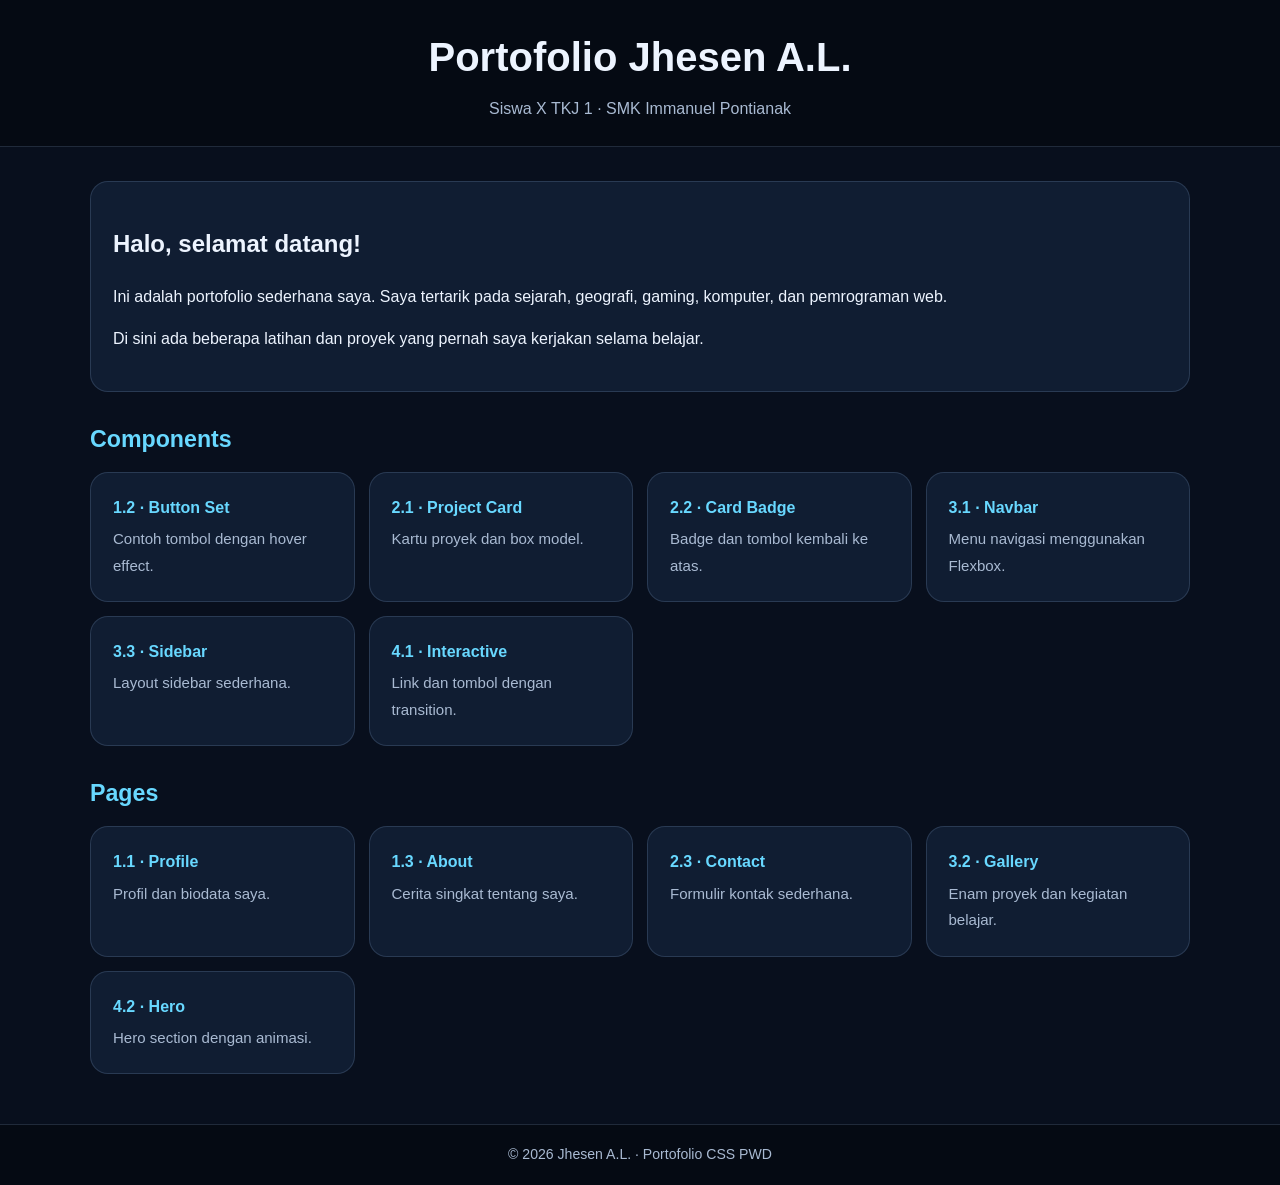
<file: index.html>
<!DOCTYPE html>
<html lang="id">
<head>
  <meta charset="UTF-8">
  <meta name="viewport" content="width=device-width, initial-scale=1.0">
  <title>Portofolio Jhesen A.L.</title>
  <link rel="stylesheet" href="styles/index.css">
</head>
<body>
  <header class="site-header">
    <h1>Portofolio Jhesen A.L.</h1>
    <p>Siswa X TKJ 1 · SMK Immanuel Pontianak</p>
  </header>
  <main>
    <section class="intro">
      <h2>Halo, selamat datang!</h2>
      <p>Ini adalah portofolio sederhana saya. Saya tertarik pada sejarah, geografi, gaming, komputer, dan pemrograman web.</p>
      <p>Di sini ada beberapa latihan dan proyek yang pernah saya kerjakan selama belajar.</p>
    </section>
    <section id="components" class="section">
      <h2>Components</h2>
      <div class="link-grid">
        <a class="link-card" href="components/button-set.html"><strong>1.2 · Button Set</strong><span>Contoh tombol dengan hover effect.</span></a>
        <a class="link-card" href="components/card.html"><strong>2.1 · Project Card</strong><span>Kartu proyek dan box model.</span></a>
        <a class="link-card" href="components/card-badge.html"><strong>2.2 · Card Badge</strong><span>Badge dan tombol kembali ke atas.</span></a>
        <a class="link-card" href="components/navbar.html"><strong>3.1 · Navbar</strong><span>Menu navigasi menggunakan Flexbox.</span></a>
        <a class="link-card" href="components/sidebar.html"><strong>3.3 · Sidebar</strong><span>Layout sidebar sederhana.</span></a>
        <a class="link-card" href="components/interactive.html"><strong>4.1 · Interactive</strong><span>Link dan tombol dengan transition.</span></a>
      </div>
    </section>
    <section id="pages" class="section">
      <h2>Pages</h2>
      <div class="link-grid">
        <a class="link-card" href="pages/profile.html"><strong>1.1 · Profile</strong><span>Profil dan biodata saya.</span></a>
        <a class="link-card" href="pages/about.html"><strong>1.3 · About</strong><span>Cerita singkat tentang saya.</span></a>
        <a class="link-card" href="pages/contact.html"><strong>2.3 · Contact</strong><span>Formulir kontak sederhana.</span></a>
        <a class="link-card" href="pages/gallery.html"><strong>3.2 · Gallery</strong><span>Enam proyek dan kegiatan belajar.</span></a>
        <a class="link-card" href="pages/hero.html"><strong>4.2 · Hero</strong><span>Hero section dengan animasi.</span></a>
      </div>
    </section>
  </main>
  <footer>© 2026 Jhesen A.L. · Portofolio CSS PWD</footer>
</body>
</html>
</file>
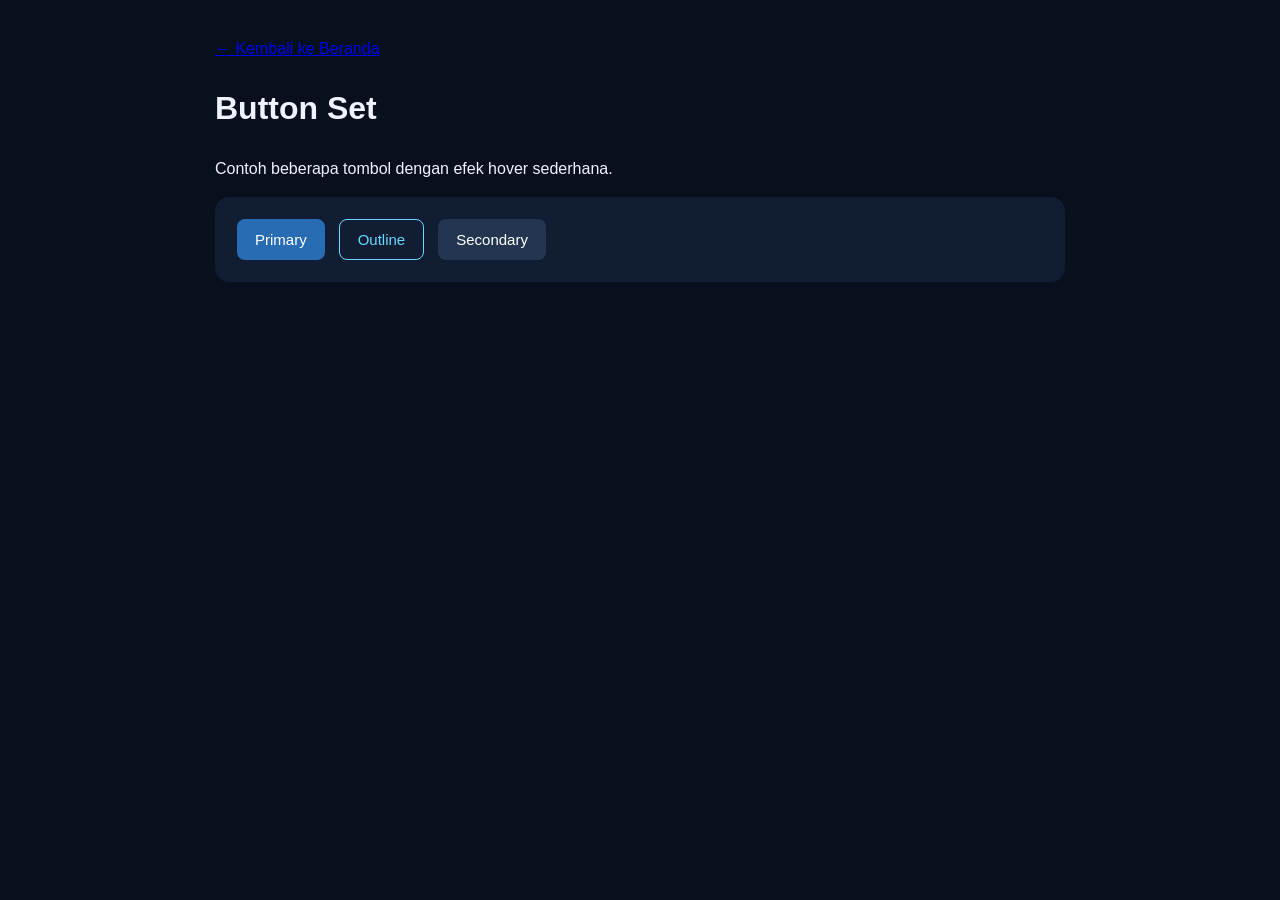
<file: components/button-set.html>
<!DOCTYPE html>
<html lang="id"><head><meta charset="UTF-8"><meta name="viewport" content="width=device-width, initial-scale=1.0"><title>Button Set</title>
<style>
body{font-family:Arial,sans-serif;background:#080f1d;color:#edf4ff;padding:28px;line-height:1.6}
main{max-width:850px;margin:auto}.group{display:flex;flex-wrap:wrap;gap:14px;padding:22px;background:#101d32;border-radius:14px}
.btn{padding:11px 18px;border:0;border-radius:8px;background:#286cb3;color:white;cursor:pointer;font-size:15px;transition:background .2s,transform .2s}
.btn:hover{background:#68d8ff;color:#06101e;transform:translateY(-3px)}
.btn-outline{background:transparent;border:1px solid #68d8ff;color:#68d8ff}
.btn-dark{background:#24364f}
</style></head><body><main>
<a href="../index.html">← Kembali ke Beranda</a><h1>Button Set</h1><p>Contoh beberapa tombol dengan efek hover sederhana.</p>
<div class="group"><button class="btn">Primary</button><button class="btn btn-outline">Outline</button><button class="btn btn-dark">Secondary</button></div>
</main></body></html>
</file>
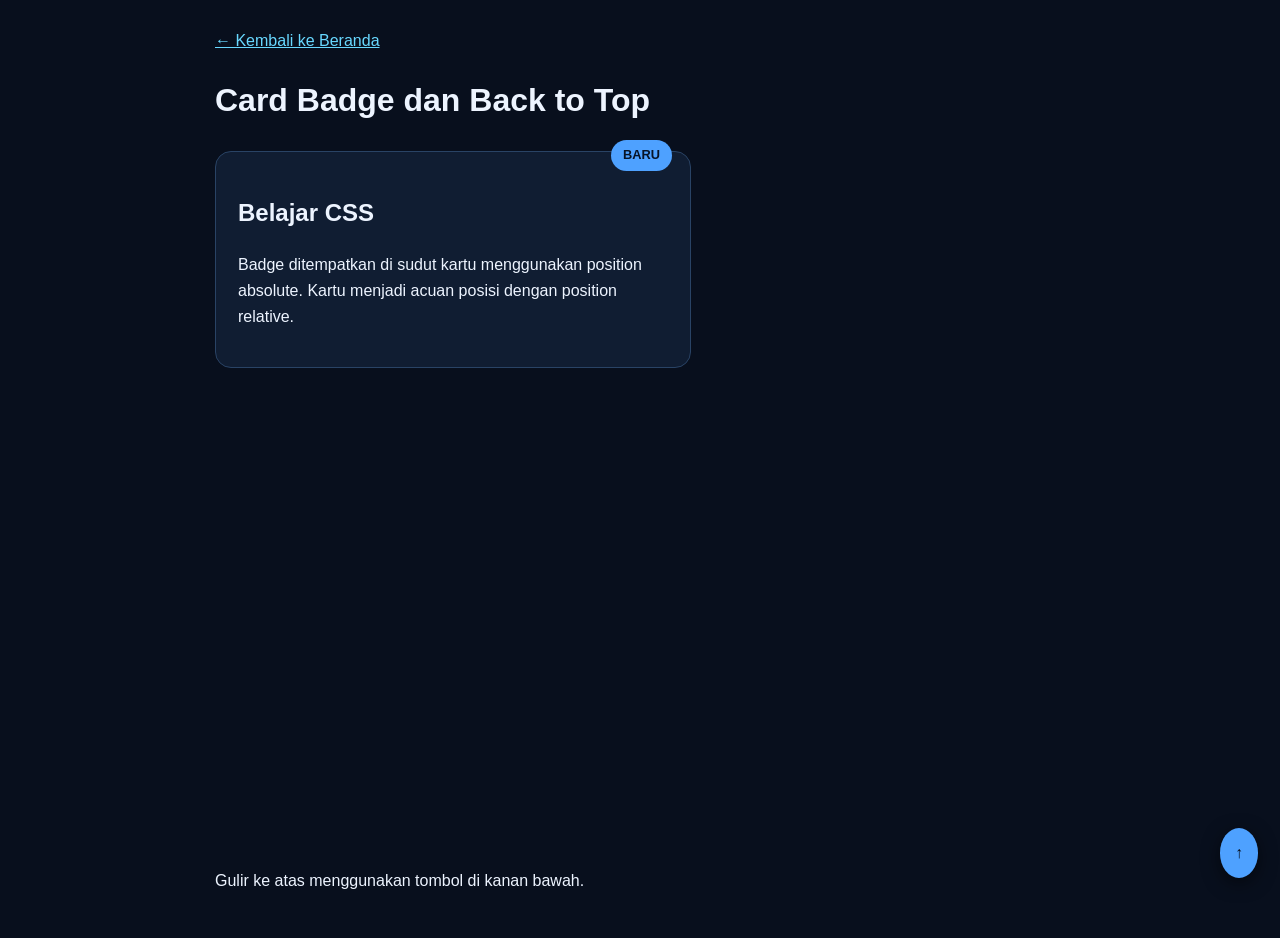
<file: components/card-badge.html>
<!DOCTYPE html>
<html lang="id"><head><meta charset="UTF-8"><meta name="viewport" content="width=device-width, initial-scale=1.0"><title>Card Badge</title><style>
body{margin:0;padding:28px;font-family:Arial,sans-serif;background:#080f1d;color:#edf4ff;line-height:1.6}main{max-width:850px;margin:auto}a{color:#68d8ff}
.demo-card{position:relative;max-width:430px;padding:22px;background:#101d32;border:1px solid #294365;border-radius:16px;margin:25px 0}
.badge{position:absolute;top:-12px;right:18px;background:#4ea1ff;color:#071326;padding:5px 12px;border-radius:20px;font-size:.8rem;font-weight:bold}
.top-button{position:fixed;right:22px;bottom:22px;background:#4ea1ff;color:#06101e;text-decoration:none;padding:12px 15px;border-radius:50%;font-weight:bold;box-shadow:0 5px 18px #0008}
</style></head><body id="top"><main><a href="../index.html">← Kembali ke Beranda</a><h1>Card Badge dan Back to Top</h1>
<article class="demo-card"><span class="badge">BARU</span><h2>Belajar CSS</h2><p>Badge ditempatkan di sudut kartu menggunakan position absolute. Kartu menjadi acuan posisi dengan position relative.</p></article>
<p style="margin-top:500px">Gulir ke atas menggunakan tombol di kanan bawah.</p>
</main><a class="top-button" href="#top" aria-label="Kembali ke atas">↑</a></body></html>
</file>
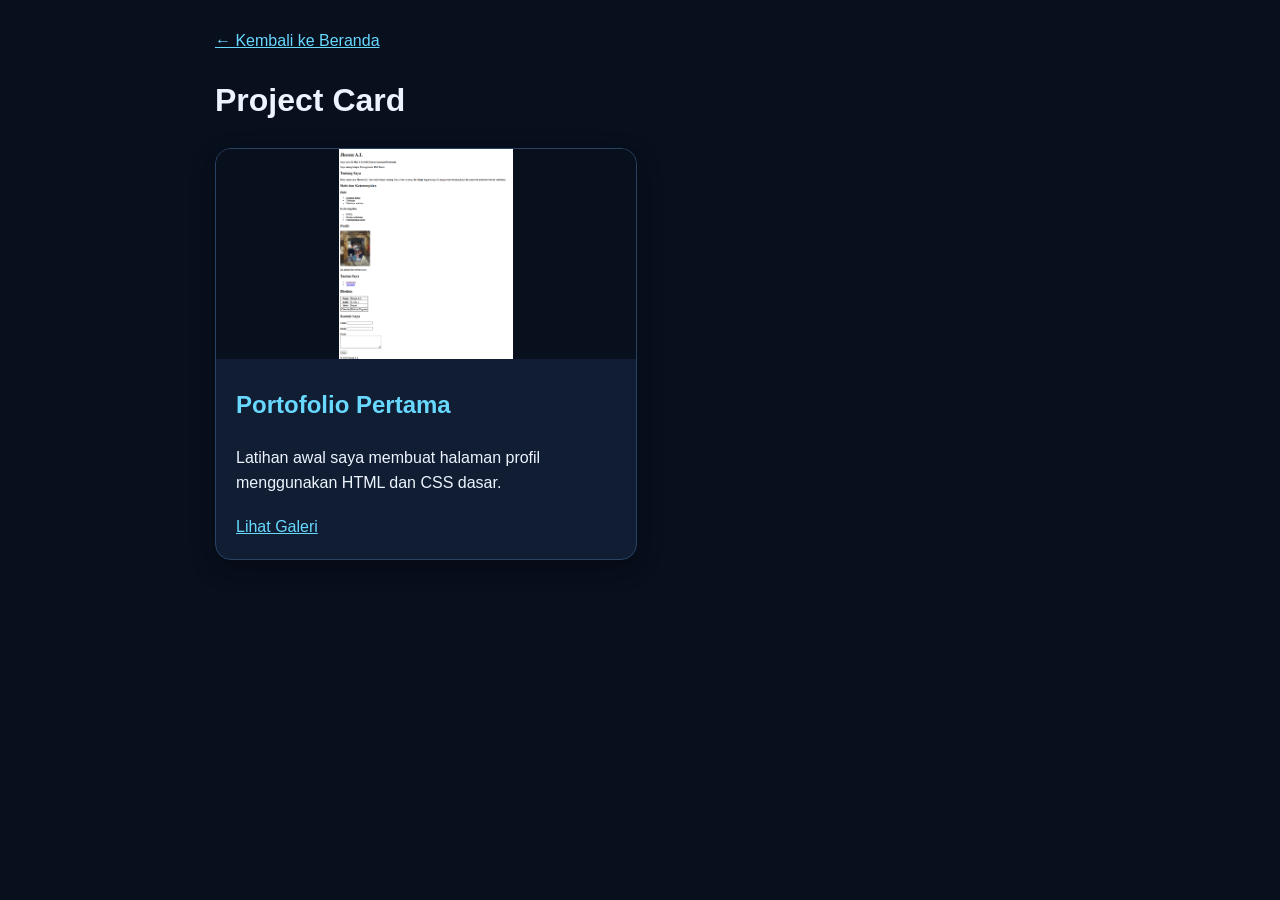
<file: components/card.html>
<!DOCTYPE html>
<html lang="id"><head><meta charset="UTF-8"><meta name="viewport" content="width=device-width, initial-scale=1.0"><title>Project Card</title><style>
body{margin:0;padding:28px;font-family:Arial,sans-serif;background:#080f1d;color:#edf4ff;line-height:1.6}main{max-width:850px;margin:auto}a{color:#68d8ff}
.card{max-width:420px;background:#101d32;border:1px solid #294365;border-radius:16px;overflow:hidden;margin:20px 0;box-shadow:0 8px 24px #0005}
.card img{width:100%;height:210px;object-fit:contain;background:#080f1d}
.card-content{padding:20px}.card h2{margin-top:0;color:#68d8ff}.card p{margin-bottom:18px}
</style></head><body><main><a href="../index.html">← Kembali ke Beranda</a><h1>Project Card</h1>
<article class="card"><img src="../assets/images/project-03-first-portfolio.png" alt="Tampilan portofolio pertama Jhesen"><div class="card-content"><h2>Portofolio Pertama</h2><p>Latihan awal saya membuat halaman profil menggunakan HTML dan CSS dasar.</p><a class="btn" href="../pages/gallery.html">Lihat Galeri</a></div></article>
</main></body></html>
</file>
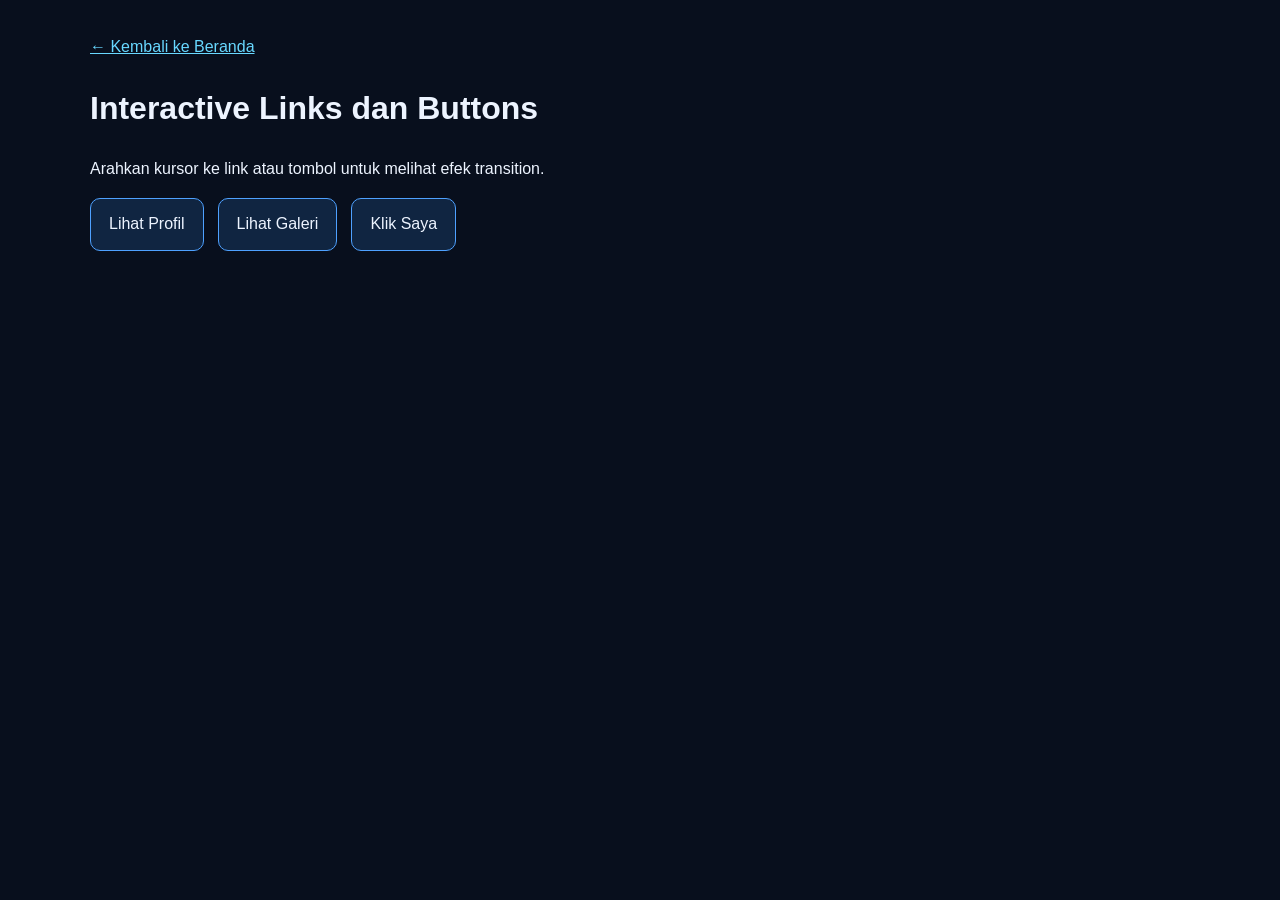
<file: components/interactive.html>
<!DOCTYPE html>
<html lang="id"><head><meta charset="UTF-8"><meta name="viewport" content="width=device-width, initial-scale=1.0"><title>Interactive Elements</title><link rel="stylesheet" href="../styles/index.css"><link rel="stylesheet" href="../styles/interactive.css"></head><body><main>
<a href="../index.html">← Kembali ke Beranda</a><h1>Interactive Links dan Buttons</h1><p>Arahkan kursor ke link atau tombol untuk melihat efek transition.</p>
<div class="demo-links"><a href="../pages/profile.html">Lihat Profil</a><a href="../pages/gallery.html">Lihat Galeri</a><button type="button" onclick="alert('Terima kasih sudah mengunjungi portofolio saya!')">Klik Saya</button></div>
</main></body></html>
</file>
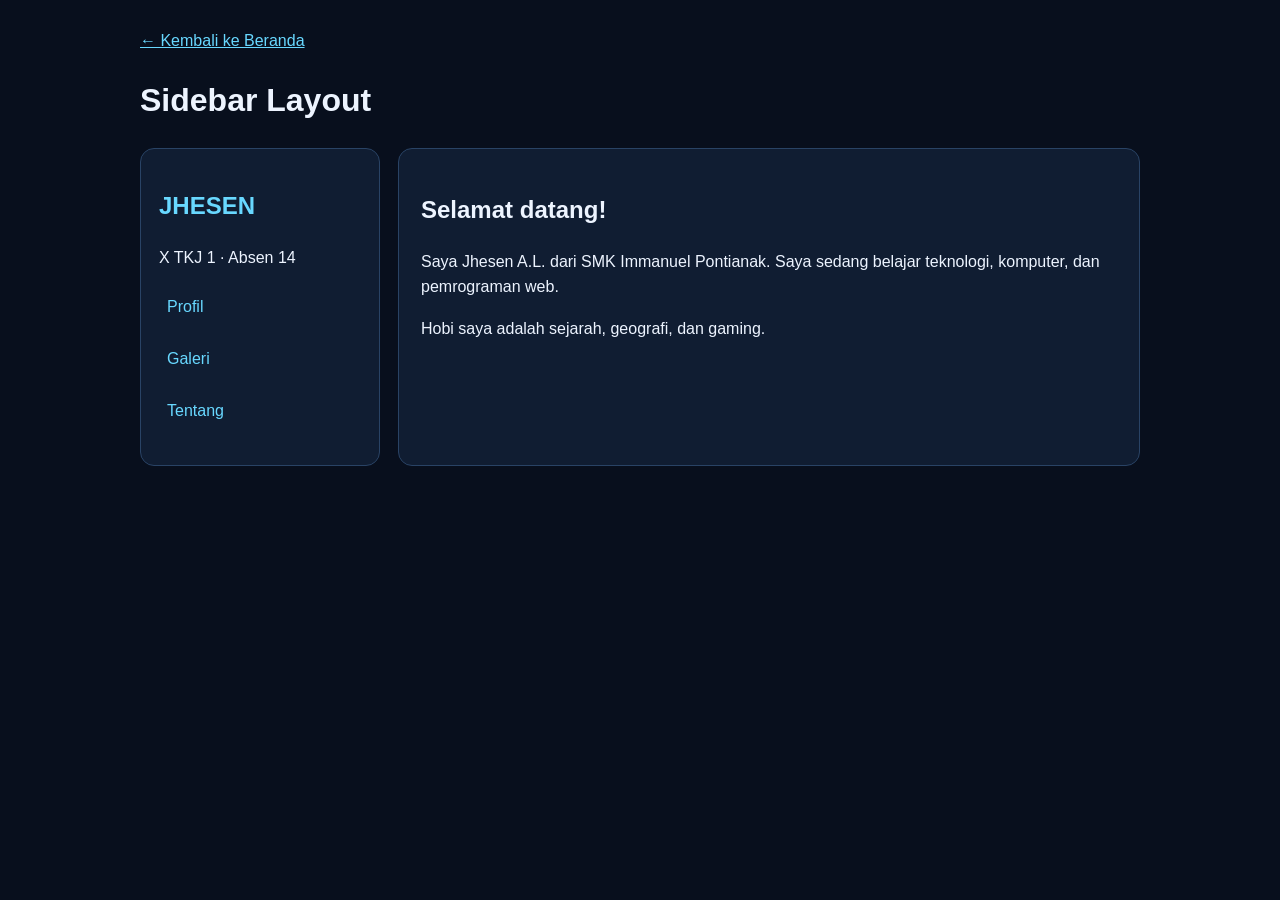
<file: components/sidebar.html>
<!DOCTYPE html>
<html lang="id"><head><meta charset="UTF-8"><meta name="viewport" content="width=device-width, initial-scale=1.0"><title>Sidebar</title><style>
body{margin:0;padding:28px;font-family:Arial,sans-serif;background:#080f1d;color:#edf4ff;line-height:1.6}main{max-width:1000px;margin:auto}a{color:#68d8ff}
.layout{display:grid;grid-template-columns:240px 1fr;gap:18px}.sidebar{background:#101d32;border:1px solid #294365;border-radius:14px;padding:18px}.sidebar h2{color:#68d8ff}.sidebar ul{list-style:none;padding:0}.sidebar li{margin:10px 0}.sidebar a{display:block;padding:8px;border-radius:8px;text-decoration:none}.sidebar a:hover{background:#1a3558}.content{background:#101d32;border:1px solid #294365;border-radius:14px;padding:22px}
@media(max-width:650px){.layout{grid-template-columns:1fr}}
</style></head><body><main><a href="../index.html">← Kembali ke Beranda</a><h1>Sidebar Layout</h1>
<div class="layout"><aside class="sidebar"><h2>JHESEN</h2><p>X TKJ 1 · Absen 14</p><ul><li><a href="../pages/profile.html">Profil</a></li><li><a href="../pages/gallery.html">Galeri</a></li><li><a href="../pages/about.html">Tentang</a></li></ul></aside>
<section class="content"><h2>Selamat datang!</h2><p>Saya Jhesen A.L. dari SMK Immanuel Pontianak. Saya sedang belajar teknologi, komputer, dan pemrograman web.</p><p>Hobi saya adalah sejarah, geografi, dan gaming.</p></section></div>
</main></body></html>
</file>
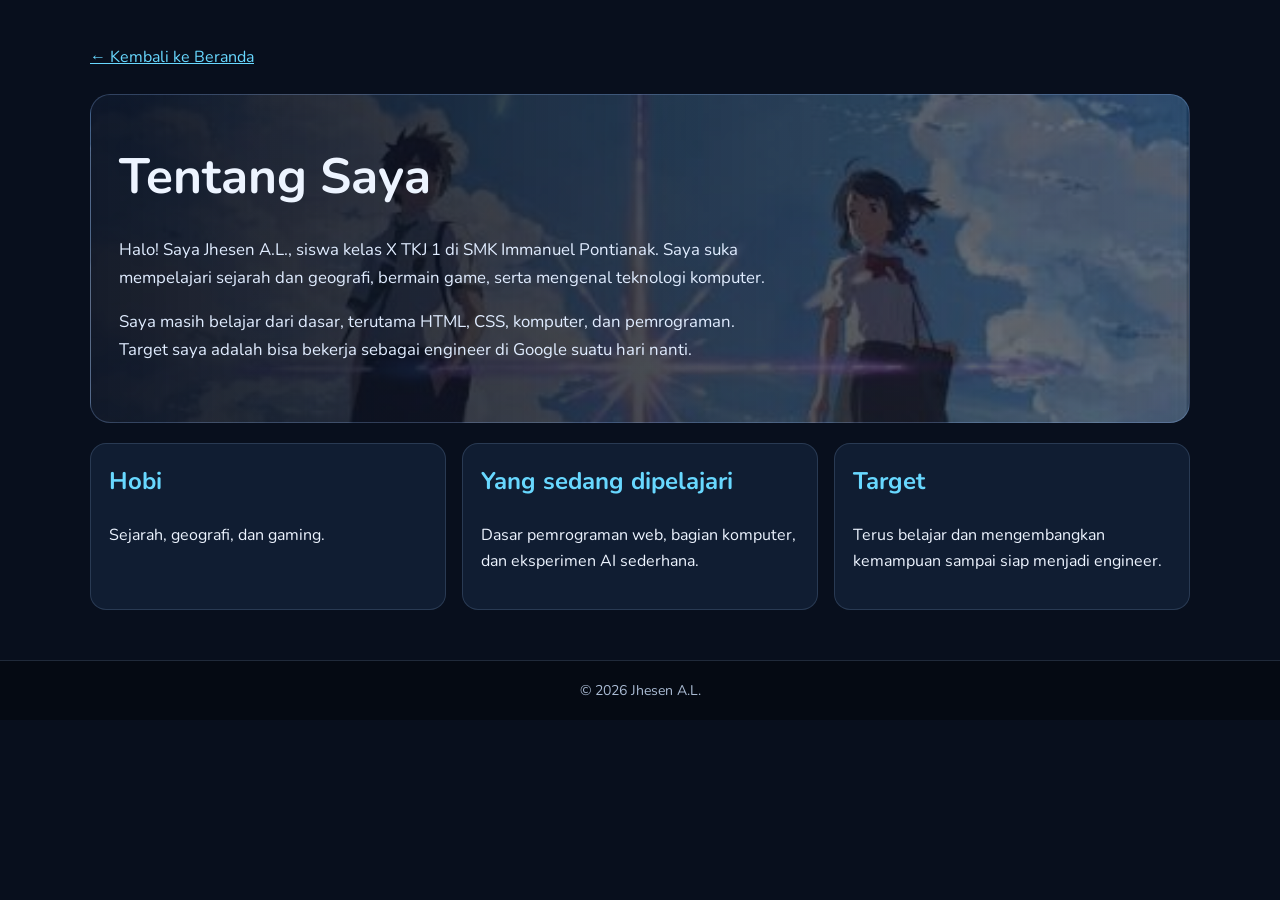
<file: pages/about.html>
<!DOCTYPE html>
<html lang="id">
<head><meta charset="UTF-8"><meta name="viewport" content="width=device-width, initial-scale=1.0"><title>About - Jhesen</title><link rel="stylesheet" href="../styles/index.css"><link rel="stylesheet" href="../styles/about.css"></head>
<body><main>
<a class="back-home" href="../index.html">← Kembali ke Beranda</a>
<section class="about-hero"><div class="content">
<h1>Tentang Saya</h1>
<p>Halo! Saya Jhesen A.L., siswa kelas X TKJ 1 di SMK Immanuel Pontianak. Saya suka mempelajari sejarah dan geografi, bermain game, serta mengenal teknologi komputer.</p>
<p>Saya masih belajar dari dasar, terutama HTML, CSS, komputer, dan pemrograman. Target saya adalah bisa bekerja sebagai engineer di Google suatu hari nanti.</p>
</div></section>
<section class="about-details">
<article><h2>Hobi</h2><p>Sejarah, geografi, dan gaming.</p></article>
<article><h2>Yang sedang dipelajari</h2><p>Dasar pemrograman web, bagian komputer, dan eksperimen AI sederhana.</p></article>
<article><h2>Target</h2><p>Terus belajar dan mengembangkan kemampuan sampai siap menjadi engineer.</p></article>
</section>
</main><footer>© 2026 Jhesen A.L.</footer></body></html>
</file>
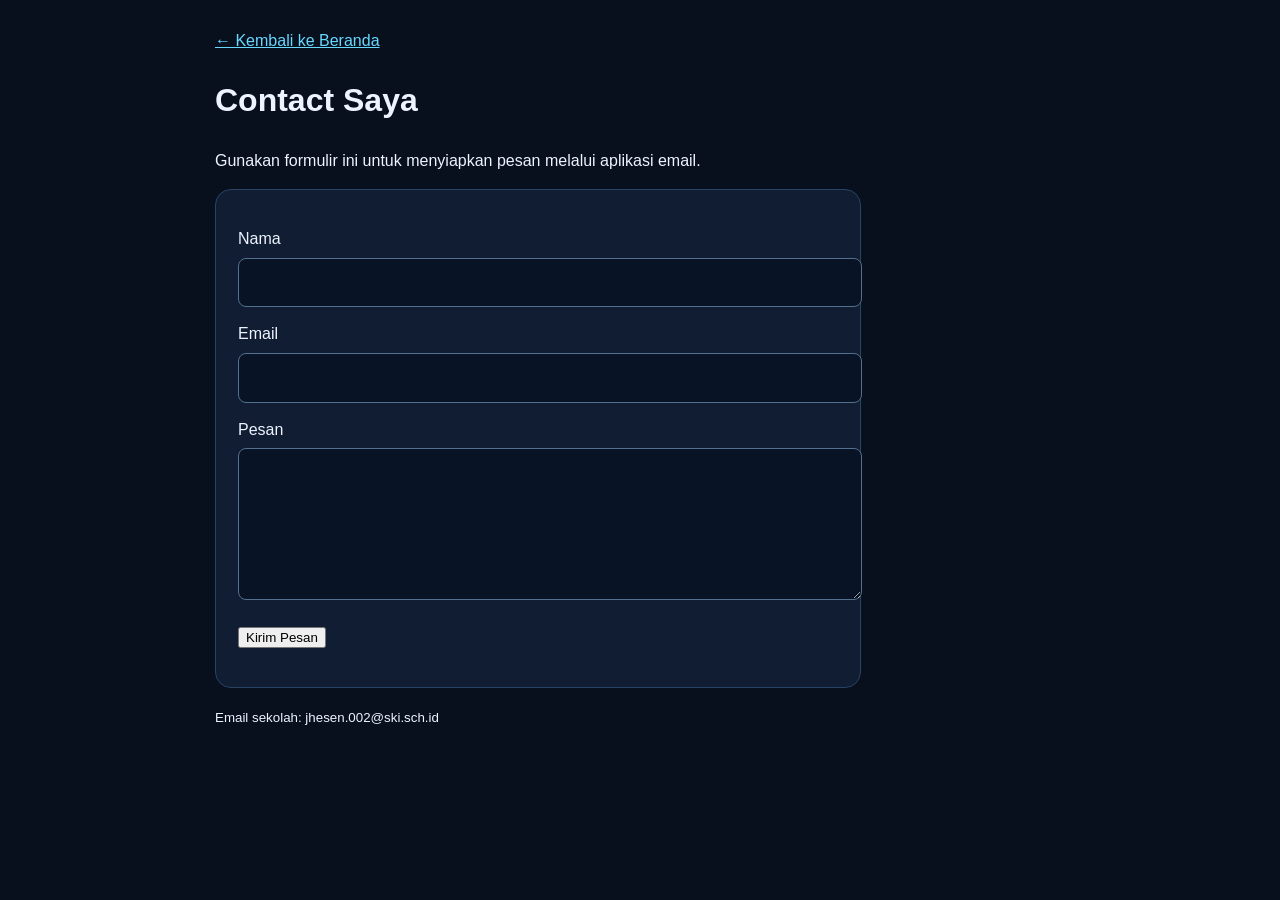
<file: pages/contact.html>
<!DOCTYPE html>
<html lang="id"><head><meta charset="UTF-8"><meta name="viewport" content="width=device-width, initial-scale=1.0"><title>Contact</title><style>
body{margin:0;padding:28px;font-family:Arial,sans-serif;background:#080f1d;color:#edf4ff;line-height:1.6}main{max-width:850px;margin:auto}a{color:#68d8ff}
.contact-form{max-width:600px;background:#101d32;padding:22px;border:1px solid #294365;border-radius:16px}
.contact-form label{display:block;margin:14px 0 6px}.contact-form input,.contact-form textarea{width:100%;padding:11px;border-radius:8px;border:1px solid #54708f;background:#081426;color:#fff;font:inherit}
.contact-form input:focus,.contact-form textarea:focus{outline:2px solid #4ea1ff;border-color:#68d8ff}
</style></head><body><main><a href="../index.html">← Kembali ke Beranda</a><h1>Contact Saya</h1><p>Gunakan formulir ini untuk menyiapkan pesan melalui aplikasi email.</p>
<form class="contact-form" action="mailto:jhesen.002@ski.sch.id" method="post" enctype="text/plain">
<label for="nama">Nama</label><input id="nama" name="Nama" type="text" required>
<label for="email">Email</label><input id="email" name="Email" type="email" required>
<label for="pesan">Pesan</label><textarea id="pesan" name="Pesan" rows="5" required></textarea>
<p><button class="btn" type="submit">Kirim Pesan</button></p>
</form><p><small>Email sekolah: jhesen.002@ski.sch.id</small></p></main></body></html>
</file>
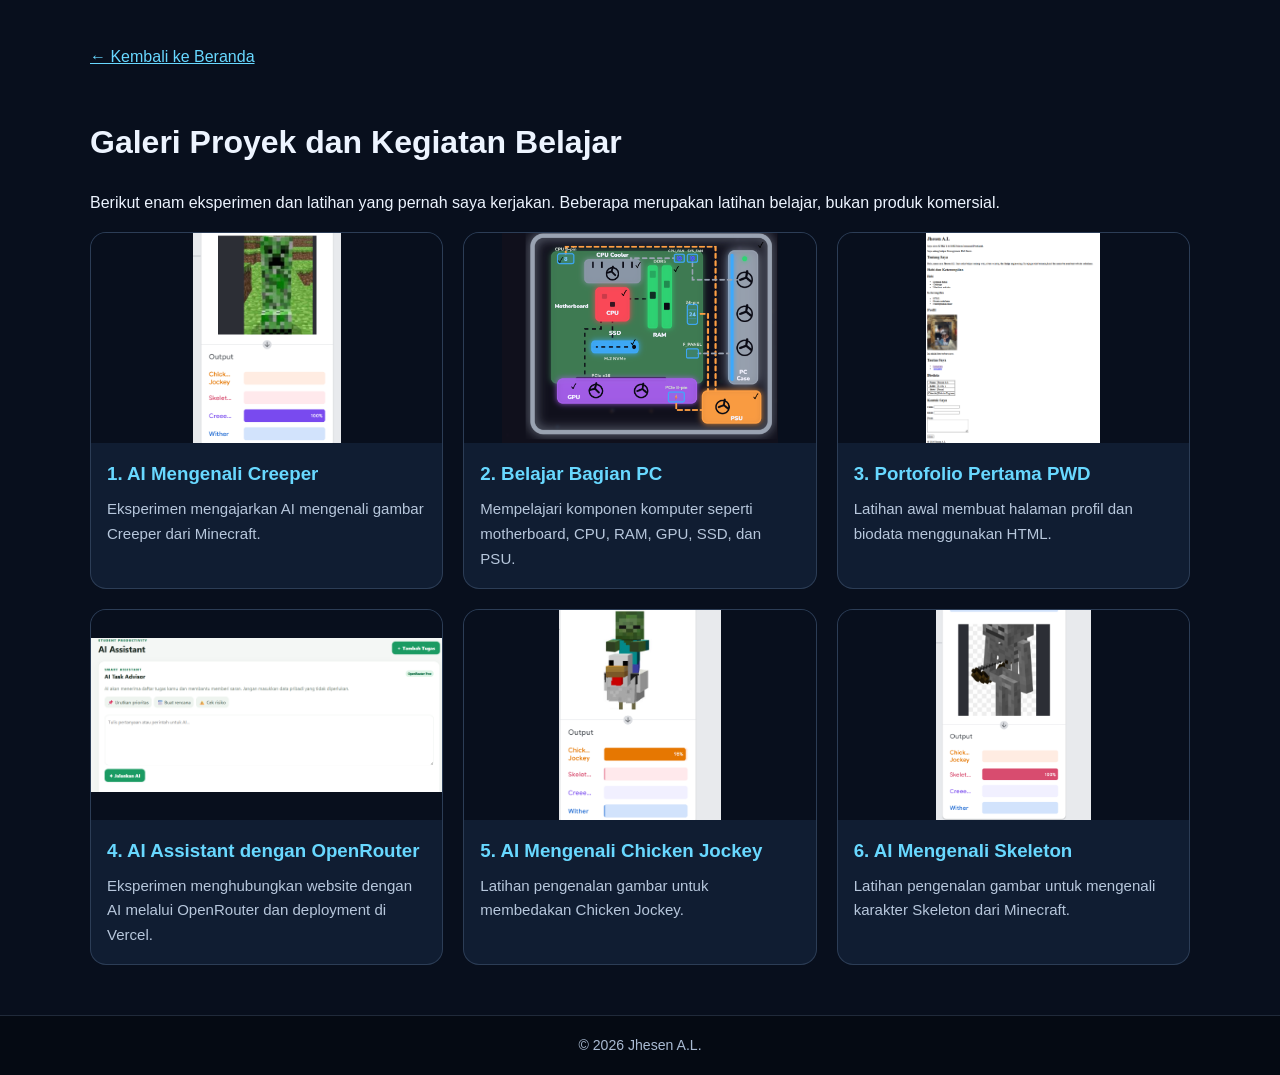
<file: pages/gallery.html>
<!DOCTYPE html>
<html lang="id"><head><meta charset="UTF-8"><meta name="viewport" content="width=device-width, initial-scale=1.0"><title>Gallery - Jhesen</title><link rel="stylesheet" href="../styles/index.css"><link rel="stylesheet" href="../styles/gallery.css"></head><body><main>
<a class="back-home" href="../index.html">← Kembali ke Beranda</a>
<h1>Galeri Proyek dan Kegiatan Belajar</h1>
<p>Berikut enam eksperimen dan latihan yang pernah saya kerjakan. Beberapa merupakan latihan belajar, bukan produk komersial.</p>
<div class="gallery">
<article class="gallery-item"><img src="../assets/images/project-01-creeper-ai.png" alt="Eksperimen AI mengenali Creeper"><div class="card-body"><h3>1. AI Mengenali Creeper</h3><p>Eksperimen mengajarkan AI mengenali gambar Creeper dari Minecraft.</p></div></article>
<article class="gallery-item"><img src="../assets/images/project-02-pc-parts.png" alt="Diagram bagian dan kabel PC"><div class="card-body"><h3>2. Belajar Bagian PC</h3><p>Mempelajari komponen komputer seperti motherboard, CPU, RAM, GPU, SSD, dan PSU.</p></div></article>
<article class="gallery-item"><img src="../assets/images/project-03-first-portfolio.png" alt="Tampilan portofolio pertama"><div class="card-body"><h3>3. Portofolio Pertama PWD</h3><p>Latihan awal membuat halaman profil dan biodata menggunakan HTML.</p></div></article>
<article class="gallery-item"><img src="../assets/images/project-04-openrouter-assistant.png" alt="Website AI Assistant"><div class="card-body"><h3>4. AI Assistant dengan OpenRouter</h3><p>Eksperimen menghubungkan website dengan AI melalui OpenRouter dan deployment di Vercel.</p></div></article>
<article class="gallery-item"><img src="../assets/images/project-05-chicken-jockey.png" alt="Eksperimen AI mengenali Chicken Jockey"><div class="card-body"><h3>5. AI Mengenali Chicken Jockey</h3><p>Latihan pengenalan gambar untuk membedakan Chicken Jockey.</p></div></article>
<article class="gallery-item"><img src="../assets/images/project-06-skeleton.png" alt="Eksperimen AI mengenali Skeleton"><div class="card-body"><h3>6. AI Mengenali Skeleton</h3><p>Latihan pengenalan gambar untuk mengenali karakter Skeleton dari Minecraft.</p></div></article>
</div></main><footer>© 2026 Jhesen A.L.</footer></body></html>
</file>
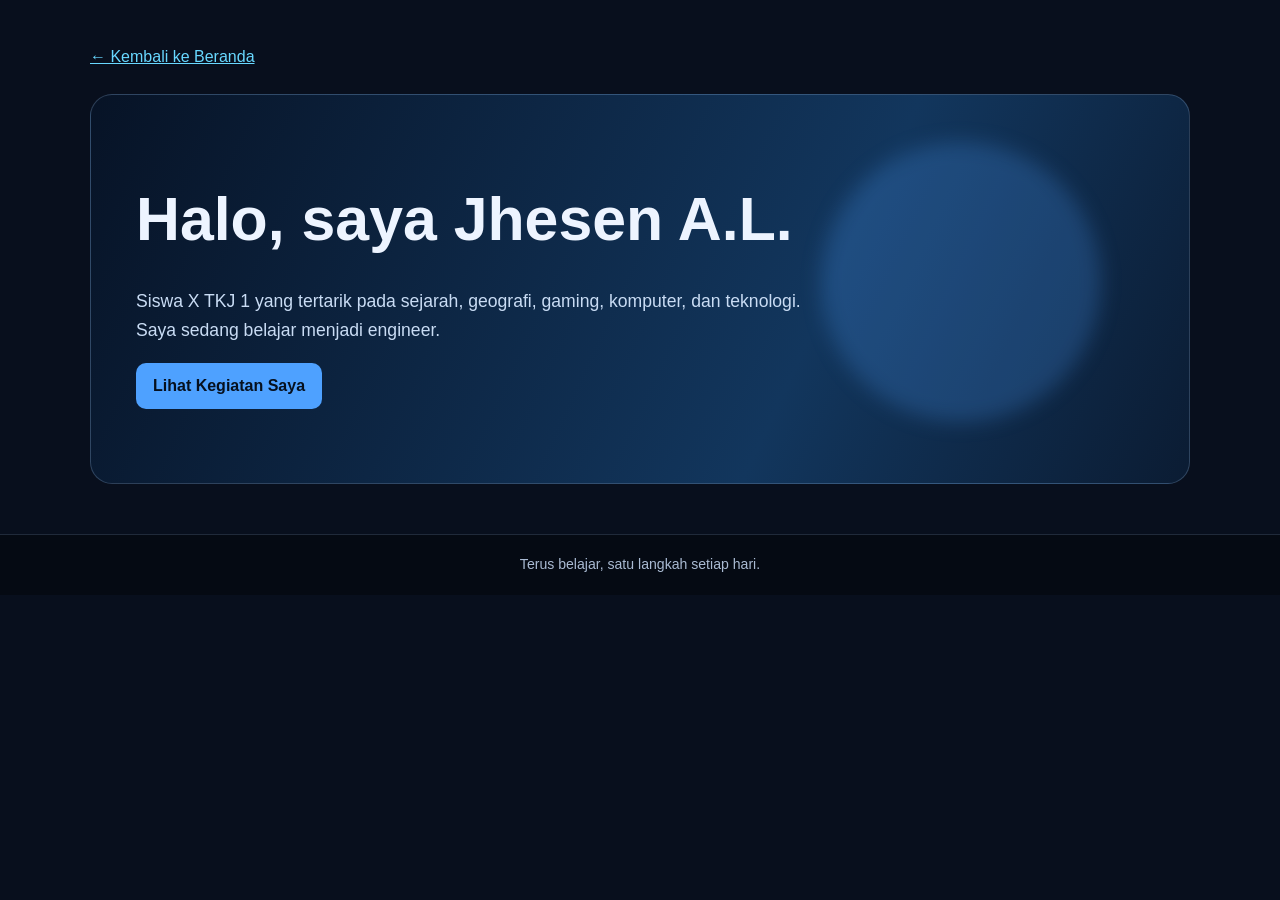
<file: pages/hero.html>
<!DOCTYPE html>
<html lang="id"><head><meta charset="UTF-8"><meta name="viewport" content="width=device-width, initial-scale=1.0"><title>Hero - Jhesen</title><link rel="stylesheet" href="../styles/index.css"><link rel="stylesheet" href="../styles/hero.css"></head><body><main>
<a class="back-home" href="../index.html">← Kembali ke Beranda</a>
<section class="hero"><div class="hero-content"><h1>Halo, saya Jhesen A.L.</h1><p>Siswa X TKJ 1 yang tertarik pada sejarah, geografi, gaming, komputer, dan teknologi. Saya sedang belajar menjadi engineer.</p><a class="btn" href="gallery.html">Lihat Kegiatan Saya</a></div></section>
</main><footer>Terus belajar, satu langkah setiap hari.</footer></body></html>
</file>
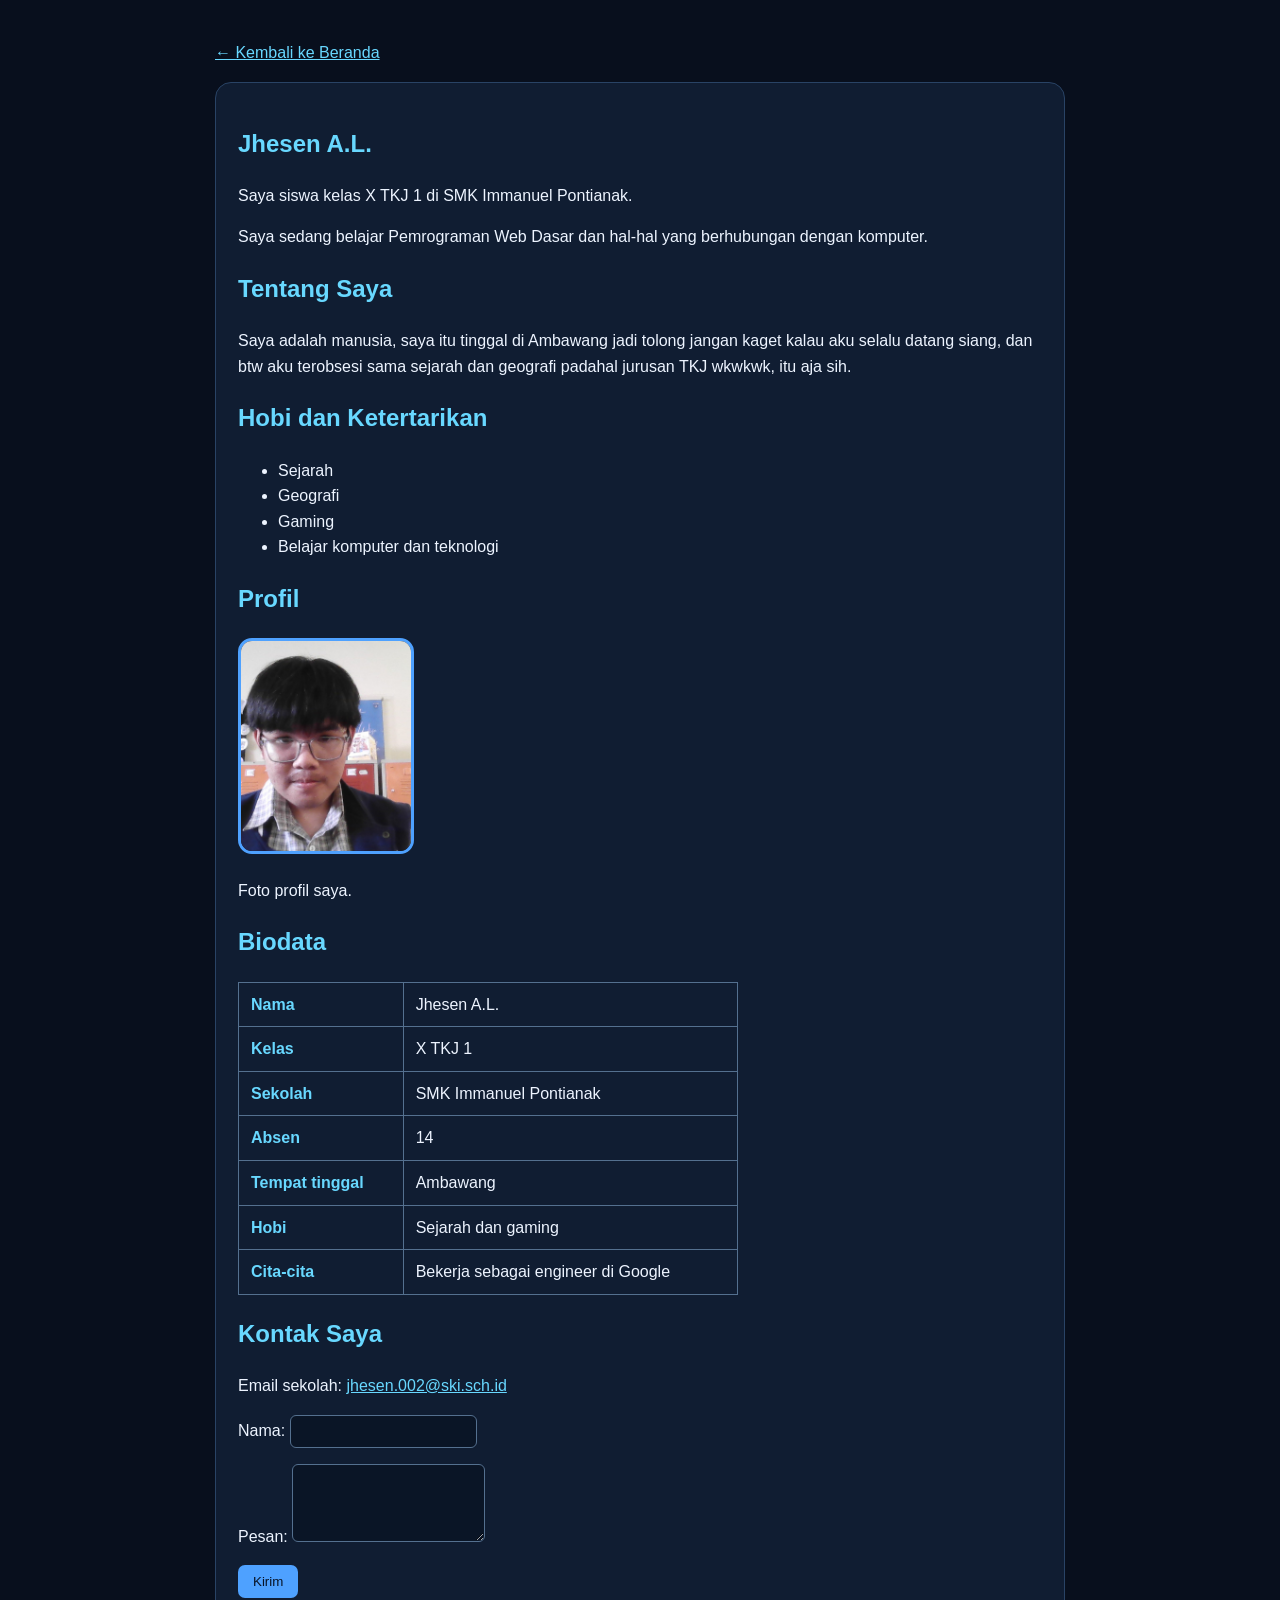
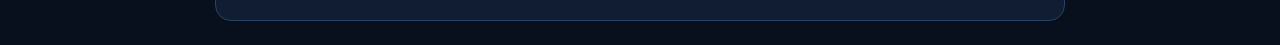
<file: pages/profile.html>
<!DOCTYPE html>
<html lang="id">
<head>
  <meta charset="UTF-8">
  <meta name="viewport" content="width=device-width, initial-scale=1.0">
  <title>Profile - Jhesen A.L.</title>
  <style>
    body { margin:0; padding:24px; font-family:Arial,sans-serif; background:#080f1d; color:#edf4ff; line-height:1.6; }
    main { max-width:850px; margin:auto; }
    h1,h2 { color:#68d8ff; }
    .profile-box { background:#101d32; border:1px solid #294365; border-radius:16px; padding:22px; }
    .avatar { width:170px; height:210px; object-fit:cover; object-position:center 30%; border-radius:14px; border:3px solid #4ea1ff; }
    table { border-collapse:collapse; width:100%; max-width:500px; }
    th,td { border:1px solid #54708f; padding:9px 12px; text-align:left; }
    th { color:#68d8ff; }
    a { color:#68d8ff; }
    input,textarea { max-width:100%; padding:8px; border-radius:6px; border:1px solid #54708f; background:#0a1526; color:white; }
    button { padding:9px 15px; background:#4ea1ff; color:#071326; border:0; border-radius:7px; cursor:pointer; }
  </style>
</head>
<body>
<main>
  <p><a href="../index.html">← Kembali ke Beranda</a></p>
  <section class="profile-box">
    <h1>Jhesen A.L.</h1>
    <p>Saya siswa kelas X TKJ 1 di SMK Immanuel Pontianak.</p>
    <p>Saya sedang belajar Pemrograman Web Dasar dan hal-hal yang berhubungan dengan komputer.</p>
    <h2>Tentang Saya</h2>
    <p>Saya adalah manusia, saya itu tinggal di Ambawang jadi tolong jangan kaget kalau aku selalu datang siang, dan btw aku terobsesi sama sejarah dan geografi padahal jurusan TKJ wkwkwk, itu aja sih.</p>
    <h2>Hobi dan Ketertarikan</h2>
    <ul><li>Sejarah</li><li>Geografi</li><li>Gaming</li><li>Belajar komputer dan teknologi</li></ul>
    <h2>Profil</h2>
    <img class="avatar" src="../assets/images/avatar-jhesen.jpg" alt="Foto profil Jhesen A.L.">
    <p>Foto profil saya.</p>
    <h2>Biodata</h2>
    <table>
      <tr><th>Nama</th><td>Jhesen A.L.</td></tr>
      <tr><th>Kelas</th><td>X TKJ 1</td></tr>
      <tr><th>Sekolah</th><td>SMK Immanuel Pontianak</td></tr>
      <tr><th>Absen</th><td>14</td></tr>
      <tr><th>Tempat tinggal</th><td>Ambawang</td></tr>
      <tr><th>Hobi</th><td>Sejarah dan gaming</td></tr>
      <tr><th>Cita-cita</th><td>Bekerja sebagai engineer di Google</td></tr>
    </table>
    <h2>Kontak Saya</h2>
    <p>Email sekolah: <a href="mailto:jhesen.002@ski.sch.id">jhesen.002@ski.sch.id</a></p>
    <form action="mailto:jhesen.002@ski.sch.id" method="post" enctype="text/plain">
      <p><label>Nama: <input type="text" name="nama"></label></p>
      <p><label>Pesan: <textarea name="pesan" rows="4"></textarea></label></p>
      <button type="submit">Kirim</button>
    </form>
  </section>
</main>
</body>
</html>
</file>
<file: styles/index.css>
:root {
  --bg: #080f1d;
  --surface: #101d32;
  --surface-2: #142641;
  --text: #edf4ff;
  --muted: #a9bad2;
  --blue: #4ea1ff;
  --cyan: #68d8ff;
  --line: rgba(157, 190, 230, .18);
  --radius: 18px;
}
* { box-sizing: border-box; }
html { scroll-behavior: smooth; }
body {
  margin: 0;
  font-family: Arial, Helvetica, sans-serif;
  background: var(--bg);
  color: var(--text);
  line-height: 1.65;
}
a { color: var(--cyan); }
a:hover { color: #fff; }
.site-header {
  background: #050a13;
  border-bottom: 1px solid var(--line);
  padding: 24px 6%;
  text-align: center;
}
.site-header h1 { margin: 0; font-size: clamp(1.7rem, 4vw, 2.5rem); }
.site-header p { margin: 6px 0 0; color: var(--muted); }
main { width: min(1100px, 90%); margin: 34px auto; }
.section { margin: 28px 0; }
.section h2 { color: var(--cyan); font-size: 1.45rem; margin-bottom: 14px; }
.intro, .panel, .link-card {
  background: var(--surface);
  border: 1px solid var(--line);
  border-radius: var(--radius);
  padding: 22px;
}
.link-grid {
  display: grid;
  grid-template-columns: repeat(auto-fit, minmax(230px, 1fr));
  gap: 14px;
}
.link-card { display: block; text-decoration: none; color: var(--text); transition: transform .2s, border-color .2s; }
.link-card:hover { transform: translateY(-3px); border-color: var(--blue); }
.link-card strong { display: block; color: var(--cyan); margin-bottom: 5px; }
.link-card span { color: var(--muted); font-size: .94rem; }
footer {
  margin-top: 50px; padding: 18px; text-align: center;
  background: #050a13; color: var(--muted); font-size: .88rem;
  border-top: 1px solid var(--line);
}
.back-home { display: inline-block; margin: 10px 0 24px; }
.btn {
  display: inline-block; padding: 10px 17px; border-radius: 10px;
  background: var(--blue); color: #06101e; font-weight: bold;
  text-decoration: none; border: 0; cursor: pointer;
}
.btn:hover { background: var(--cyan); color: #06101e; }
img { max-width: 100%; }
@media (max-width: 600px) {
  main { width: 92%; margin: 22px auto; }
  .intro, .panel, .link-card { padding: 17px; }
}
</file>
<file: styles/interactive.css>
.demo-links { display: flex; flex-wrap: wrap; gap: 14px; }
.demo-links a, .demo-links button {
  display: inline-block; padding: 12px 18px; border-radius: 10px;
  border: 1px solid #4ea1ff; background: #102541; color: #edf4ff;
  text-decoration: none; cursor: pointer; font: inherit;
  transition: background-color .25s ease, color .25s ease, transform .25s ease, box-shadow .25s ease;
}
.demo-links a:hover, .demo-links button:hover {
  background: #4ea1ff; color: #06101e; transform: translateY(-3px);
  box-shadow: 0 8px 22px rgba(78,161,255,.2);
}
</file>
<file: styles/about.css>
@import url('https://fonts.googleapis.com/css2?family=Nunito:wght@400;600;700;800&display=swap');
body { font-family: 'Nunito', Arial, sans-serif; }
.about-hero {
  min-height: 300px; padding: 42px 28px; border-radius: 20px;
  background:
    linear-gradient(90deg, rgba(5,12,27,.92), rgba(5,12,27,.55)),
    url('../assets/images/about-background.jpg') center/cover;
  border: 1px solid rgba(150,190,255,.25);
  display: flex; align-items: center;
}
.about-hero .content { max-width: 650px; }
.about-hero h1 { font-size: clamp(2rem, 5vw, 3.1rem); margin: 0 0 12px; }
.about-hero p { color: #e0ecff; font-size: 1.05rem; }
.about-details { display: grid; grid-template-columns: repeat(auto-fit,minmax(220px,1fr)); gap: 16px; margin-top: 20px; }
.about-details article { background: #101d32; border: 1px solid rgba(157,190,230,.18); border-radius: 16px; padding: 18px; }
.about-details h2 { color: #68d8ff; margin-top: 0; }
</file>
<file: styles/gallery.css>
.gallery {
  display: grid;
  grid-template-columns: repeat(3, minmax(0, 1fr));
  gap: 20px;
}
.gallery-item {
  overflow: hidden; background: #101d32; border: 1px solid rgba(157,190,230,.2);
  border-radius: 16px; transition: transform .2s, border-color .2s;
}
.gallery-item:hover { transform: translateY(-4px); border-color: #4ea1ff; }
.gallery-item img { display: block; width: 100%; height: 210px; object-fit: contain; background: #080f1d; }
.gallery-item .card-body { padding: 16px; }
.gallery-item h3 { color: #68d8ff; margin: 0 0 7px; }
.gallery-item p { color: #b7c7dc; margin: 0; font-size: .94rem; }
@media(max-width:850px) { .gallery { grid-template-columns: repeat(2,minmax(0,1fr)); } }
@media(max-width:560px) { .gallery { grid-template-columns: 1fr; } }
</file>
<file: styles/hero.css>
.hero {
  min-height: 390px; padding: 45px; display: flex; align-items: center;
  border-radius: 22px; overflow: hidden; position: relative;
  background: linear-gradient(115deg, #071326, #12365d 65%, #0b1c33);
  border: 1px solid rgba(157,190,230,.25);
}
.hero-content { max-width: 680px; position: relative; z-index: 1; }
.hero-content h1, .hero-content p { opacity: 0; animation: appear .8s ease forwards; }
.hero-content h1 { font-size: clamp(2.1rem, 5vw, 3.8rem); margin: 0; }
.hero-content p { color: #c9dcf4; font-size: 1.1rem; animation-delay: .6s; }
.hero-content .btn { opacity: 0; animation: appear .8s ease .9s forwards; }
.hero::after {
  content: ""; position: absolute; width: 280px; height: 280px; right: 8%; top: 12%;
  border-radius: 50%; background: rgba(78,161,255,.22); filter: blur(10px);
}
@keyframes appear { from { opacity: 0; transform: translateY(18px); } to { opacity: 1; transform: translateY(0); } }
@media(prefers-reduced-motion:reduce) { *,*::before,*::after { animation-duration:.01ms !important; transition-duration:.01ms !important; } }
</file>
